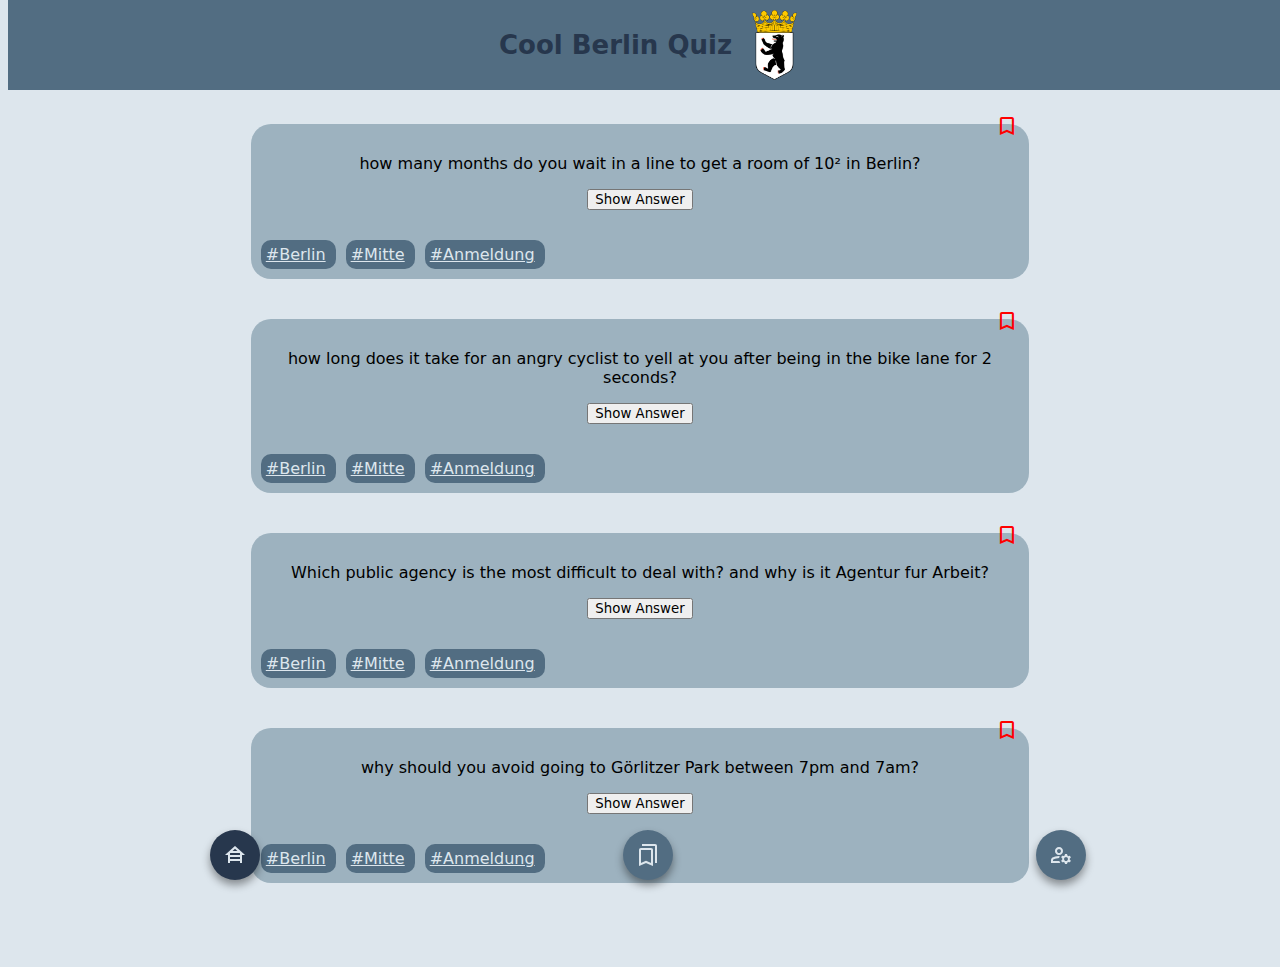
<file: index.html>
<!DOCTYPE html>
<link rel="stylesheet" href="styles.css"/>


<html lang="en-US">

    <head>

    <title>Cool Berlin Quiz</title>

    <link rel="stylesheet" href="https://fonts.googleapis.com/css2?family=Material+Symbols+Outlined:opsz,wght,FILL,GRAD@48,200,0,0" />

    </head>

    <body>
        <main>
            <header class="top">
                <img src="/pictures/berliner-bear.png" width="45" 
                height="70">
            
                <h1>Cool Berlin Quiz</h1>

            </header>
            <br><br><br><br>


                <section class="cards">


                    <section class="card">
        
                        <a class="bookmark"><span class="material-symbols-outlined"> bookmark </span></a>
        
                        <p class="card-paragraph">how many months do you wait in a line to get a room of 10² in Berlin?</p>

                        <button> Show Answer</button>
        
                        <div class="categories">
                            <a class="categories-button" href="#">#Berlin</a>
                            <a class="categories-button" href="#">#Mitte</a>
                            <a class="categories-button" href="#">#Anmeldung</a>
                        </div>
        
                    </section>
        
        
                    <section class="card">

                        <a class="bookmark"><span class="material-symbols-outlined"> bookmark </span></a>
        
                        <p class="card-paragraph">how long does it take for an angry cyclist to yell at you after being in the bike lane for 2 seconds?</p>

                        <button> Show Answer</button>

                        <div class="categories">
                            <a class="categories-button" href="#">#Berlin </a>
                            <a class="categories-button" href="#">#Mitte</a>
                            <a class="categories-button" href="#">#Anmeldung</a>
                        </div>
        
                    </section>

                    <section class="card">

                        <a class="bookmark"><span class="material-symbols-outlined"> bookmark </span></a>
        
                        <p class="card-paragraph">Which public agency is the most difficult to deal with? and why is it Agentur fur Arbeit?</p>

                        <button> Show Answer</button>

                        <div class="categories">
                            <a class="categories-button" href="#">#Berlin </a>
                            <a class="categories-button" href="#">#Mitte</a>
                            <a class="categories-button" href="#">#Anmeldung</a>
                        </div>
        
                    </section>

                    <section class="card">

                        <a class="bookmark"><span class="material-symbols-outlined"> bookmark </span></a>
        
                        <p class="card-paragraph">why should you avoid going to Görlitzer Park between 7pm and 7am?</p>

                        <button> Show Answer</button>

                        <div class="categories">
                            <a class="categories-button" href="#">#Berlin </a>
                            <a class="categories-button" href="#">#Mitte</a>
                            <a class="categories-button" href="#">#Anmeldung</a>
                        </div>
        
                    </section>
        
        
                </section>
                <br><br><br><br>
                
                <footer>
                    
                    <nav class="navbar">

                        <a class="navbutton active" href="#" ><span class="material-symbols-outlined"> house_siding </span></a>

                        <a class="navbutton" href="/bookmarks.html"><span class="material-symbols-outlined"> bookmarks </span></a>
                        
                        <a class="navbutton" href="/profile.html"><span class="material-symbols-outlined"> manage_accounts </span></a>
                    </nav>

                </footer>
            </body>
        </main>    
</html>
</file>
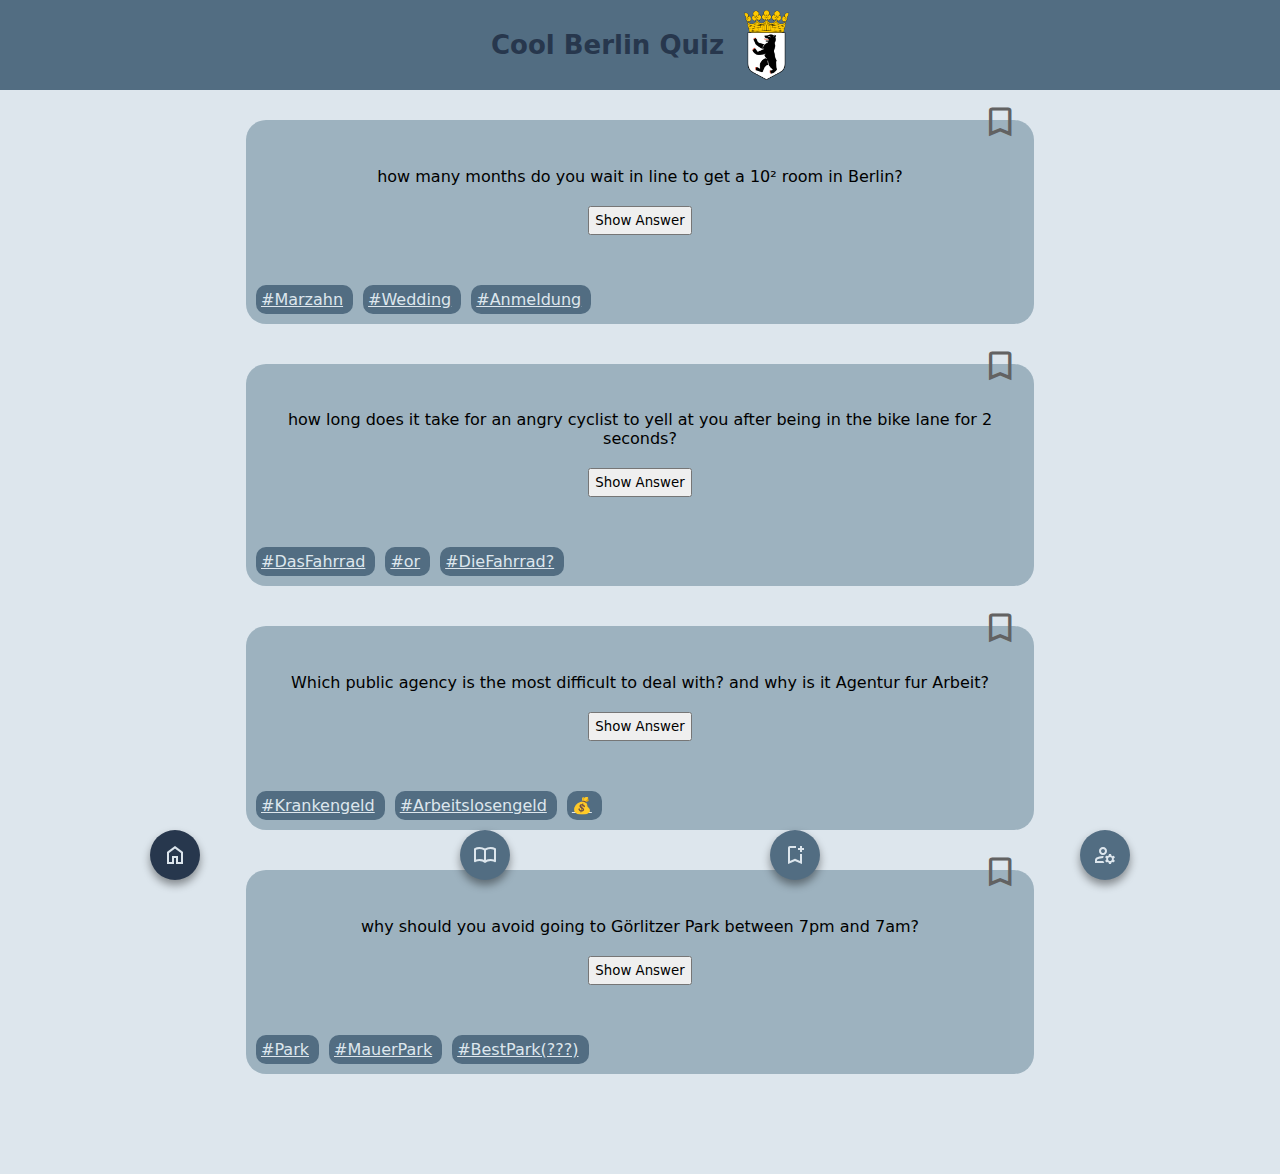
<file: html/index.html>
<!DOCTYPE html>
<link rel="stylesheet" href="/css/styles.css"/>
<link rel="stylesheet" href="/css/bookmarks.css"/>
<link rel="stylesheet" href="/css/answer-button.css"/>



<html lang="en-US">

    <head>

    <title>Cool Berlin Quiz (Main page)</title>

    <link rel="stylesheet" href="https://fonts.googleapis.com/css2?family=Material+Symbols+Outlined:opsz,wght,FILL,GRAD@48,700,1,200" />


    <script src="/js/cards.js" defer></script>

    </head>

    <body>
        <main class="main-index">
            <header class="top">
                <img src="/pictures/berliner-bear.png" width="45" 
                height="70">
            
                <h1>Cool Berlin Quiz</h1>

            </header>

                <section class="cards">


                    <section class="card">
        
                        <button class="bookmark" href="" data-js="bookmark-index1">     <span class="material-symbols-outlined">
                            bookmark</span></button>
        
                        <p class="card-paragraph">how many months do you wait in line to get a 10² room in Berlin?</p>

                        <button class="answer-button"> Show Answer</button>
                        <p class="hidden-answer"> Normally up to 6 months kkkrying</p>
        
                        <div class="categories">
                            <a class="categories-button" href="#">#Marzahn</a>
                            <a class="categories-button" href="#">#Wedding</a>
                            <a class="categories-button" href="#">#Anmeldung</a>
                        </div>
        
                    </section>
        
        
                    <section class="card">

                        <button class="bookmark" href="" data-js="bookmark-index2"><span class="material-symbols-outlined">
                            bookmark</span> </button>
        
                        <p class="card-paragraph">how long does it take for an angry cyclist to yell at you after being in the bike lane for 2 seconds?</p>

                        <button class="answer-button">Show Answer</button>
                        <p class="hidden-answer"> 2 seconds (???)</p>

                        <div class="categories">
                            <a class="categories-button" href="#">#DasFahrrad </a>
                            <a class="categories-button" href="#">#or</a>
                            <a class="categories-button" href="#">#DieFahrrad?</a>
                        </div>
        
                    </section>

                    <section class="card">

                        <button class="bookmark" href="" data-js="bookmark-index3"><span class="material-symbols-outlined">
                            bookmark</span></button>
        
                        <p class="card-paragraph">Which public agency is the most difficult to deal with? and why is it Agentur fur Arbeit?</p>

                        <button class="answer-button">Show Answer</button>
                        <p class="hidden-answer">- crying in auslander language -</p>

                        <div class="categories">
                            <a class="categories-button" href="#">#Krankengeld </a>
                            <a class="categories-button" href="#">#Arbeitslosengeld</a>
                            <a class="categories-button" href="#">💰</a>
                        </div>
        
                    </section>

                    <section class="card">

                        <button class="bookmark" href="" data-js="bookmark-index4"><span class="material-symbols-outlined">
                            bookmark</span></button>
        
                        <p class="card-paragraph">why should you avoid going to Görlitzer Park between 7pm and 7am?</p>

                        <button class="answer-button">Show Answer</button>
                        <p class="hidden-answer"> I guess is cold `-` </p>

                        <div class="categories">
                            <a class="categories-button" href="#">#Park </a>
                            <a class="categories-button" href="#">#MauerPark</a>
                            <a class="categories-button" href="#">#BestPark(???)</a>
                        </div>
        
                    </section>
        
        
                </section>
                
                <footer>
                    
                    <nav class="navbar">

                        <a class="navbutton active" href="#" ><span class="material-symbols-outlined"> home </span></a>

                        <a class="navbutton" href="/html/bookmarks.html"><span class="material-symbols-outlined"> import_contacts </span></a>

                        <a class="navbutton" href="/html/form.html"><span class="material-symbols-outlined"> bookmark_add </span></a>
                        
                        <a class="navbutton" href="/html/profile.html"><span class="material-symbols-outlined"> manage_accounts </span></a>



                    </nav>

                </footer>
            </body>
        </main>    
</html>
</file>
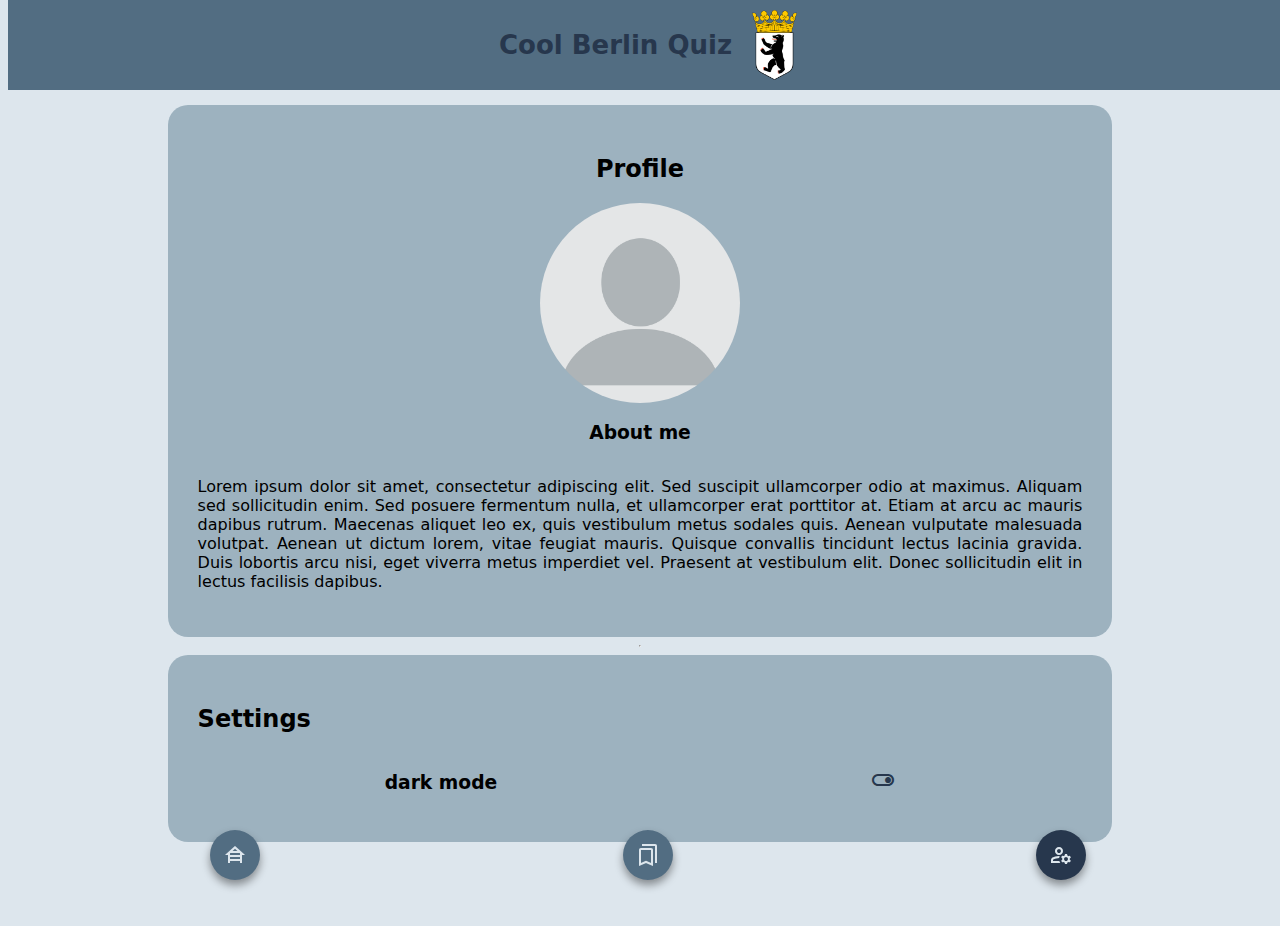
<file: profile.html>
<!DOCTYPE html>
<link rel="stylesheet" href="styles.css"/>


<html lang="en-US">

    <head>
    <title>Cool Berlin Quiz</title>
    <link rel="stylesheet" href="https://fonts.googleapis.com/css2?family=Material+Symbols+Outlined:opsz,wght,FILL,GRAD@48,200,1,0" />



    </head>

    <body>
        <main>
            <header class="top">
                <img src="/pictures/berliner-bear.png" width="45" 
                height="70">
            
                <h1>Cool Berlin Quiz </h1>

            </header>
            <br><br><br>

            <main class="profile-main">


                <section class="card-profile">
    
                    <h2>Profile</h2>
                    <img class="profile-pic" src="/pictures/profile.png" width="200" 
                    height="200">
    
                    <h3>About me</h3>
                    <p>
                        Lorem ipsum dolor sit amet, consectetur adipiscing elit. Sed suscipit ullamcorper odio at maximus. Aliquam sed sollicitudin enim. Sed posuere fermentum nulla, et ullamcorper erat porttitor at. Etiam at arcu ac mauris dapibus rutrum. Maecenas aliquet leo ex, quis vestibulum metus sodales quis. Aenean vulputate malesuada volutpat. Aenean ut dictum lorem, vitae feugiat mauris. Quisque convallis tincidunt lectus lacinia gravida. Duis lobortis arcu nisi, eget viverra metus imperdiet vel. Praesent at vestibulum elit. Donec sollicitudin elit in lectus facilisis dapibus.
                    </p>
                </section>
                <hr>

                <section class="card-settings">
    
                    <h2>Settings</h2>
    
                    <section class="dark-mode">
                        <h3> dark mode </h3>
                        <a class="dark-mode-button" href="/profile.html"><span class="material-symbols-outlined">
                            toggle_on
                            </span></a>
                    </section>
                    
    
    
                </section>

            </main>
        
    
    

        

                <br><br><br><br>
                
                <footer>
                    
                    <nav class="navbar">

                        <a class="navbutton" href="/index.html" ><span class="material-symbols-outlined"> house_siding </span></a>

                        <a class="navbutton" href="/bookmarks.html"><span class="material-symbols-outlined"> bookmarks </span></a>
                        
                        <a class="navbutton active" href="/profile.html"><span class="material-symbols-outlined"> manage_accounts </span></a>
                    </nav>

                </footer>
            </body>
        </main>    
</html>
</file>
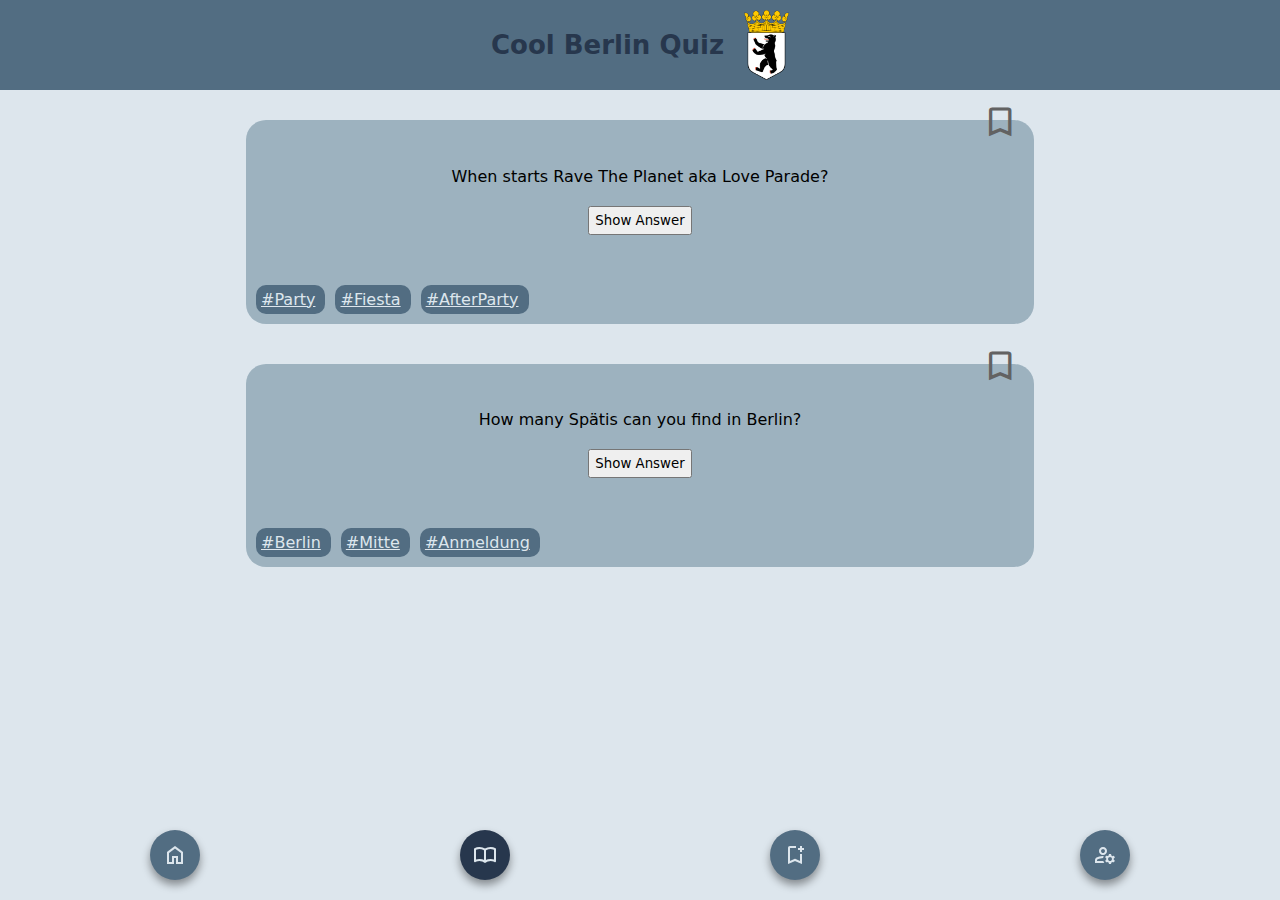
<file: html/bookmarks.html>
<!DOCTYPE html>
<link rel="stylesheet" href="/css/styles.css"/>
<link rel="stylesheet" href="/css/bookmarks.css"/>
<link rel="stylesheet" href="/css/answer-button.css"/>



<html lang="en-US">

    <head>
    <title>Cool Berlin Quiz(Bookmarks)</title>

    <link rel="stylesheet" href="https://fonts.googleapis.com/css2?family=Material+Symbols+Outlined:opsz,wght,FILL,GRAD@48,700,1,200" />


    <script src="/js/cards.js" defer></script>

    </head>

    <body>
        <main class="main-bookmarks">
            <header class="top">
                <img src="/pictures/berliner-bear.png" width="45" 
                height="70">
            
                <h1>Cool Berlin Quiz</h1>

            </header>

            <section class="cards">

                <section class="card">

                    <button class="bookmark" href="" data-js="bookmark-bookmark1"><span class="material-symbols-outlined">
                        bookmark</span></button>
    
    
                    <p class="card-paragraph">When starts Rave The Planet aka Love Parade?</p>

                    <button class="answer-button"> Show Answer </button>
                    <p class="hidden-answer">July 🥳🥳🥳</p>

                    <div class="categories">
                        <a class="categories-button" href="#">#Party</a>
                        <a class="categories-button" href="#">#Fiesta</a>
                        <a class="categories-button" href="#">#AfterParty</a>
                    </div>
    
                </section>


                <section class="card">

                    <button class="bookmark" href="" data-js="bookmark-bookmark2"><span class="material-symbols-outlined">
                        bookmark</span></button>
    
    
                    <p class="card-paragraph">How many Spätis can you find in Berlin?</p>

                    <button class="answer-button"> Show Answer </button>
                    <p class="hidden-answer"> About 1000 just here</p>

                    <div class="categories">
                        <a class="categories-button" href="#">#Berlin </a>
                        <a class="categories-button" href="#">#Mitte</a>
                        <a class="categories-button" href="#">#Anmeldung</a>
                    </div>
    
                </section>
    
    
            </section>

                
                <footer>
                    
                    <nav class="navbar">

                        <a class="navbutton" href="/html/index.html" ><span class="material-symbols-outlined"> home </span></a>

                        <a class="navbutton active" href="/html/bookmarks.html"><span class="material-symbols-outlined"> import_contacts </span></a>

                        <a class="navbutton" href="/html/form.html"><span class="material-symbols-outlined"> bookmark_add </span></a>
                        
                        <a class="navbutton" href="/html/profile.html"><span class="material-symbols-outlined"> manage_accounts </span></a>
                       
                    </nav>

                </footer>
            </body>
        </main>    
</html>
</file>
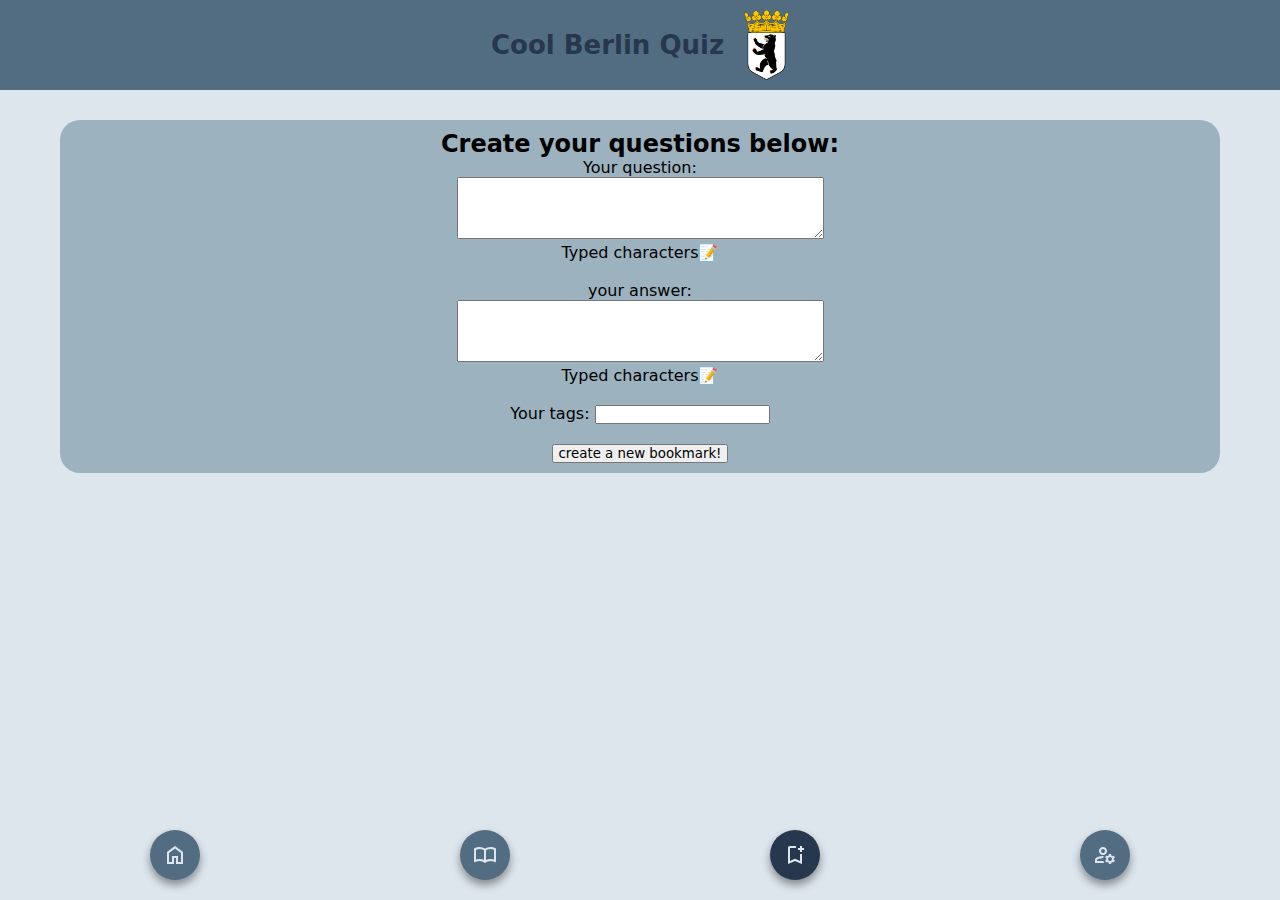
<file: html/form.html>
<!DOCTYPE html>
<link rel="stylesheet" href="/css/styles.css" />
<link rel="stylesheet" href="/css/bookmarks.css" />
<link rel="stylesheet" href="/css/answer-button.css" />

<html lang="en-US"></html>

<head>
    <title>Cool Berlin Quiz (Create forms)</title>
    <link rel="stylesheet" href="https://fonts.googleapis.com/css2?family=Material+Symbols+Outlined:opsz,wght,FILL,GRAD@48,700,1,200" />

    <script src="/js/cards.js" defer></script>
    <script src="/js/forms.js" defer></script>

    </head>

    <body>
        
            <header class="top">
                <img src="/pictures/berliner-bear.png" width="45" 
                height="70">
            
                <h1>Cool Berlin Quiz </h1>

            </header>

            <main class="main-forms">

                <section class="form-panel">

                    <h2>Create your questions below:</h2>

                    <form class="form-box" id="form">
                        
                        <label for="question">Your question:</label><br>

                        <textarea placeholder="Limited to 150 characters" id="question" name="form-question" rows="4" cols="50" maxlength="150" data-js="form-question" required> </textarea><br>
                        Typed characters📝 <span id="question-count"></span><br>

                        <br><label for="answer">your answer:</label><br>
                        <textarea placeholder="Limited to 150 characters" id="answer" name="form-answer" rows="4" cols="50" maxlength="150" data-js="form-answer" required> </textarea>
                        <br> Typed characters📝 <span id="answer-count"></span><br>
                        
                        
                        <br><label for="tag">Your tags: </label>
                        <input id="tag" name="form-tag" data-js="form-tag" required></input><br><br>

                        <input type="submit" data-js="form-submit" value=" create a new bookmark! " required>
                        
                    </form>
                </section>
                
                <section class="cards" data-js="card-container">

                </section>
                

            </main>
        

                <br><br><br><br>
                
                <footer>
                    
                    <nav class="navbar">

                        <a class="navbutton" href="/html/index.html" ><span class="material-symbols-outlined"> home </span></a>

                        <a class="navbutton" href="/html/bookmarks.html"><span class="material-symbols-outlined"> import_contacts </span></a>
                        
                        <a class="navbutton active" href="/html/form.html"><span class="material-symbols-outlined"> bookmark_add </span></a>

                        <a class="navbutton" href="/html/profile.html"><span class="material-symbols-outlined"> manage_accounts </span></a>
                       
                    </nav>

                </footer>
            </body>
        </main>    
</html>
</file>
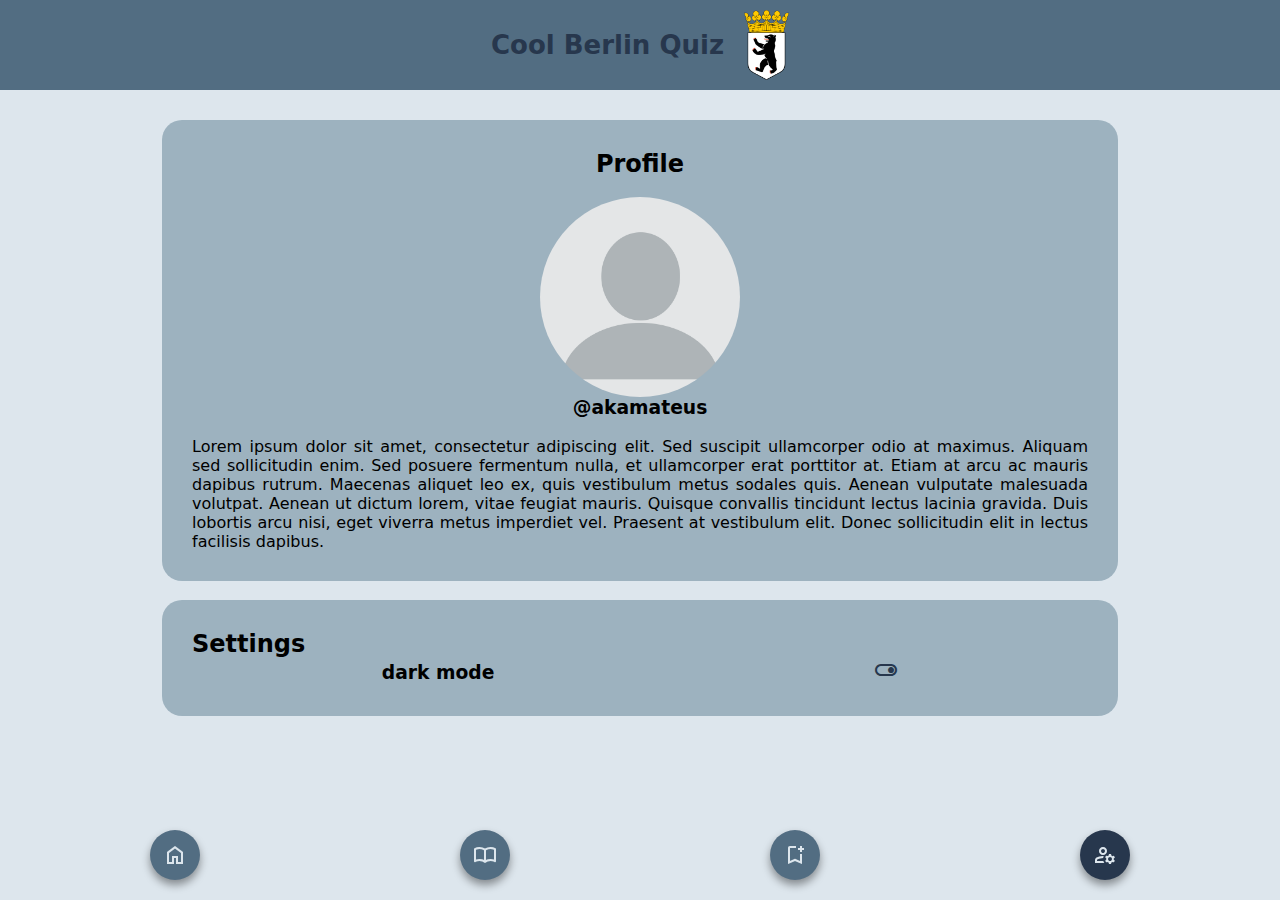
<file: html/profile.html>
<!DOCTYPE html>
<link rel="stylesheet" href="/css/styles.css"/>


<html lang="en-US">

    <head>
    <title>Cool Berlin Quiz (Profile)</title>
    <link rel="stylesheet" href="https://fonts.googleapis.com/css2?family=Material+Symbols+Outlined:opsz,wght,FILL,GRAD@48,700,1,200" />
    
    <script src="/js/cards.js" defer></script>


    </head>

    <body>
        <main class="main-profile">
            <header class="top">
                <img src="/pictures/berliner-bear.png" width="45" 
                height="70">
            
                <h1>Cool Berlin Quiz </h1>

            </header>

            <main class="profile-main">


                <section class="card-profile">
    
                    <h2>Profile</h2><br>
                    <img class="profile-pic" src="/pictures/profile.png" width="200" 
                    height="200">
    
                    <h3>@akamateus</h3>
                    <br>
                    <p>
                        Lorem ipsum dolor sit amet, consectetur adipiscing elit. Sed suscipit ullamcorper odio at maximus. Aliquam sed sollicitudin enim. Sed posuere fermentum nulla, et ullamcorper erat porttitor at. Etiam at arcu ac mauris dapibus rutrum. Maecenas aliquet leo ex, quis vestibulum metus sodales quis. Aenean vulputate malesuada volutpat. Aenean ut dictum lorem, vitae feugiat mauris. Quisque convallis tincidunt lectus lacinia gravida. Duis lobortis arcu nisi, eget viverra metus imperdiet vel. Praesent at vestibulum elit. Donec sollicitudin elit in lectus facilisis dapibus.
                    </p>
                </section>
                <br>
                

                <section class="card-settings">
    
                    <h2>Settings</h2>
    
                    <section class="dark-mode">
                        <h3> dark mode </h3>
                        <a class="dark-mode-button" href="/profile.html"><span class="material-symbols-outlined">
                            toggle_on
                            </span></a>
                    </section>
                    
    
    
                </section>

            </main>
        
    
    

        

                <br><br><br><br>
                
                <footer>
                    
                    <nav class="navbar">

                        <a class="navbutton" href="/html/index.html" ><span class="material-symbols-outlined"> home </span></a>

                        <a class="navbutton" href="/html/bookmarks.html"><span class="material-symbols-outlined"> import_contacts </span></a>
                        
                        <a class="navbutton" href="/html/form.html"><span class="material-symbols-outlined"> bookmark_add </span></a>
                        
                        <a class="navbutton active" href="/html/profile.html"><span class="material-symbols-outlined"> manage_accounts </span></a>

                    </nav>

                </footer>
            </body>
        </main>    
</html>
</file>
<file: styles.css>
* {
  z-index: auto;
  font-family: system-ui, -apple-system, BlinkMacSystemFont, "Segoe UI", Roboto,
    Oxygen, Ubuntu, Cantarell, "Open Sans", "Helvetica Neue", sans-serif;
  /* background-color: var(--middark); */
}

/*Pallete*/
:root {
  --dark: #27374d;
  --middark: #526d82;
  --lightdark: #9db2bf;
  --light: #dde6ed;
  --redish: #ff0000;
}
body {
  background-color: var(--light);
}

header {
  width: 100%;
  display: flex;
  top: 0;
  position: fixed;
  font-size: small;
  color: var(--dark);
  justify-content: center;
  gap: 20px;
  padding-bottom: 10px;
}

.top {
  display: flex;
  align-items: center;
  background-color: var(--middark);
  flex-direction: row-reverse;
  padding-top: 10px;
}

.bookmark {
  display: flex;
  margin-top: -20px;
  align-self: flex-end;
  background-color: transparent;
  color: var(--redish);
  cursor: pointer;
  transition-duration: 0.3s;
}

.bookmark:hover {
  transform: scale(1.5);
}

.cards {
  display: flex;
  flex-direction: column;
  align-items: center;
}
.card {
  text-align: center;
  width: 60%;
  padding: 10px;
  display: flex;
  align-items: center;
  background-color: var(--lightdark);
  flex-direction: column;
  margin-top: 40px;
  border-radius: 20px;
}

.categories {
  display: flex;
  margin-top: 10px;
  align-self: flex-start;
  gap: 10px;
}

.categories-button {
  padding: 5px;
  border-radius: 10px;
  background-color: var(--middark);
  padding-right: 10px;
  color: var(--light);
}

button {
  margin-bottom: 20px;
}

nav {
  padding: 20px;
  display: flex;
  justify-content: center;
  align-items: center;
  justify-content: space-around;
}

footer {
  position: fixed;
  bottom: 0;
  z-index: 1;
  width: 100%;
}

.navbutton {
  align-items: center;
  justify-content: center;
  background-color: var(--middark);
  display: flex;
  width: 30px;
  height: 30px;
  padding: 10px;
  border-radius: 50%;
  color: var(--light);
  box-shadow: 0 5px 9px rgba(0, 0, 0, 0.4);
  text-decoration: none;
  cursor: pointer;
  transition-duration: 0.3s;
}
.navbutton:hover {
  transform: scale(1.3);
}

.active {
  background-color: var(--dark);
}

.profile-pic {
  border-radius: 50%;
}

.dark-mode {
  align-items: center;
  justify-content: center;
  display: flex;
  justify-content: space-around;
}

.dark-mode-button {
  color: var(--dark);
}

.card-profile {
  text-align: justify;
  align-items: center;
  width: 70%;
  padding: 30px;
  display: flex;
  background-color: var(--lightdark);
  flex-direction: column;
  margin-top: 40px;
  border-radius: 20px;
}

.profile-main {
  display: flex;
  flex-direction: column;
  align-items: center;
}

.card-settings {
  background-color: var(--lightdark);
  padding: 10%;
  padding: 30px;
  border-radius: 20px;
  width: 70%;
}
</file>
<file: css/styles.css>
* {
  z-index: auto;
  font-family: system-ui, -apple-system, BlinkMacSystemFont, "Segoe UI", Roboto,
    Oxygen, Ubuntu, Cantarell, "Open Sans", "Helvetica Neue", sans-serif;
  /* background-color: var(--middark); */
  padding: 0;
  margin: 0;
}

/*Pallete*/
:root {
  --dark: #27374d;
  --middark: #526d82;
  --lightdark: #9db2bf;
  --light: #dde6ed;
  --grey: #626262;
  --redish: #a66d6d;
}
header {
  width: 100%;
  display: flex;
  top: 0;
  position: fixed;
  font-size: small;
  color: var(--dark);
  justify-content: center;
  gap: 20px;
  padding-bottom: 10px;
}

body {
  background-color: var(--light);
}

/* Main section for each html page */

.main-index {
  padding-top: 80px;
  padding-bottom: 100px;
}

.main-bookmarks {
  padding-top: 80px;
  padding-bottom: 100px;
}

.main-forms {
  padding-top: 110px;
  padding-bottom: 100px;
  align-content: center;
}

.main-profile {
  padding-top: 80px;
  padding-bottom: 100px;
}

.top {
  display: flex;
  align-items: center;
  background-color: var(--middark);
  flex-direction: row-reverse;
  padding-top: 10px;
}

/*bookmarks*/

.active-bookmark {
  color: var(--redish);
  font-optical-sizing: 48;
}

.bookmark:hover {
  transform: scale(1.5);
}

.bookmark {
  zoom: 1.6;
  border: 0px;
  padding: 0.2rem 0.2rem;
  display: flex;
  margin-top: -20px;
  align-self: flex-end;
  background-color: transparent;
  color: var(--grey);
  cursor: pointer;
  transition-duration: 0.3s;
}

.cards {
  display: flex;
  flex-direction: column;
  align-items: center;
}
.card {
  text-align: center;
  width: 60%;
  padding: 10px;
  display: flex;
  align-items: center;
  background-color: var(--lightdark);
  flex-direction: column;
  margin-top: 40px;
  border-radius: 20px;
}
.card-paragraph {
  padding: 20px;
}
.categories {
  display: flex;
  margin-top: 30px;
  align-self: flex-start;
  gap: 10px;
}

.categories-button {
  padding: 5px;
  border-radius: 10px;
  background-color: var(--middark);
  padding-right: 10px;
  color: var(--light);
}

footer {
  position: fixed;
  bottom: 0;
  z-index: 1;
  width: 100%;
}
nav {
  padding: 20px;
  display: flex;
  justify-content: center;
  align-items: center;
  justify-content: space-around;
}

.navbutton {
  align-items: center;
  justify-content: center;
  background-color: var(--middark);
  display: flex;
  width: 30px;
  height: 30px;
  padding: 10px;
  border-radius: 50%;
  color: var(--light);
  box-shadow: 0 5px 9px rgba(0, 0, 0, 0.4);
  text-decoration: none;
  cursor: pointer;
  transition-duration: 0.3s;
}
.navbutton:hover {
  transform: scale(1.3);
}

.profile-pic {
  border-radius: 50%;
}

.dark-mode {
  align-items: center;
  justify-content: center;
  display: flex;
  justify-content: space-around;
}

.dark-mode-button {
  color: var(--dark);
}

.active {
  background-color: var(--dark);
}

.card-profile {
  text-align: justify;
  align-items: center;
  align-content: center;
  width: 70%;
  padding: 30px;
  display: flex;
  background-color: var(--lightdark);
  flex-direction: column;
  margin-top: 40px;
  border-radius: 20px;
}

.profile-main {
  display: flex;
  flex-direction: column;
  align-items: center;
}

.card-settings {
  background-color: var(--lightdark);
  padding: 30px;
  border-radius: 20px;
  width: 70%;
}

.form-panel {
  display: flex;
  flex-direction: column;
  align-items: center;
  text-align: center;
  padding: 10px;
  align-items: center;
  background-color: var(--lightdark);
  flex-direction: column;
  margin-top: 10px;
  margin-left: 60px;
  margin-right: 60px;
  border-radius: 20px;
}
</file>
<file: css/bookmarks.css>
* {
  z-index: auto;
  font-family: system-ui, -apple-system, BlinkMacSystemFont, "Segoe UI", Roboto,
    Oxygen, Ubuntu, Cantarell, "Open Sans", "Helvetica Neue", sans-serif;
  /* background-color: var(--middark); */
  padding: 0;
  margin: 0;
}

/*Pallete*/
:root {
  --dark: #27374d;
  --middark: #526d82;
  --lightdark: #9db2bf;
  --light: #dde6ed;
  --redish: #ff0000;
}

.active-bookmark {
  color: var(--redish);
  font-optical-sizing: 48;
}
</file>
<file: css/answer-button.css>
* {
  z-index: auto;
  font-family: system-ui, -apple-system, BlinkMacSystemFont, "Segoe UI", Roboto,
    Oxygen, Ubuntu, Cantarell, "Open Sans", "Helvetica Neue", sans-serif;
  /* background-color: var(--middark); */
  padding: 0;
  margin: 0;
}

/*Pallete*/
:root {
  --dark: #27374d;
  --middark: #526d82;
  --lightdark: #9db2bf;
  --light: #dde6ed;
  --redish: #ff0000;
}

.active-answer {
  background-color: var(--middark);
  color: white;
  border-radius: 3px;
}

.hidden-answer {
  display: none;
}
.show-answer {
  display: block;
}

.answer-button {
  padding: 5px;
  margin-bottom: 20px;
}

.answer-button:hover {
  transform: scale(1.3);
  transition-duration: 0.3s;
  color: var(--light);
  background-color: var(--middark);
  border-radius: 4px;
  border: 0px;
}
</file>
